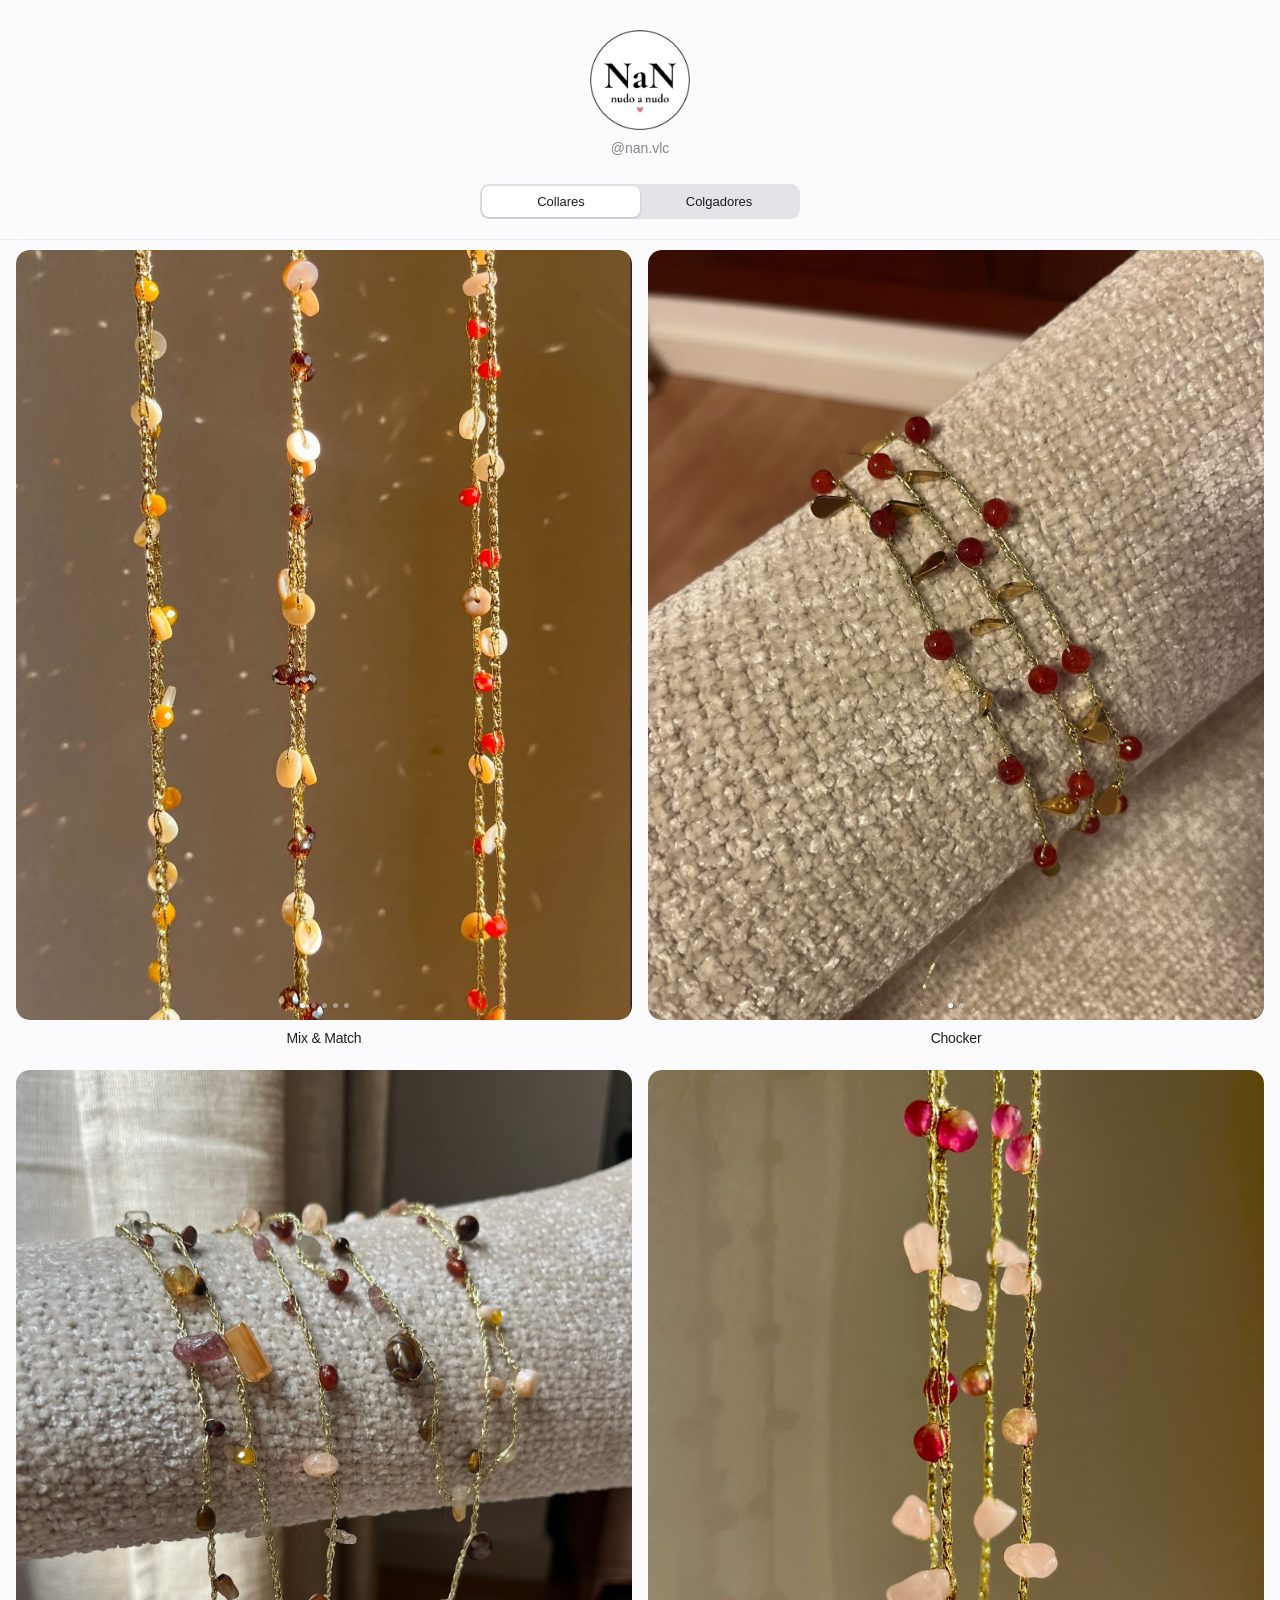
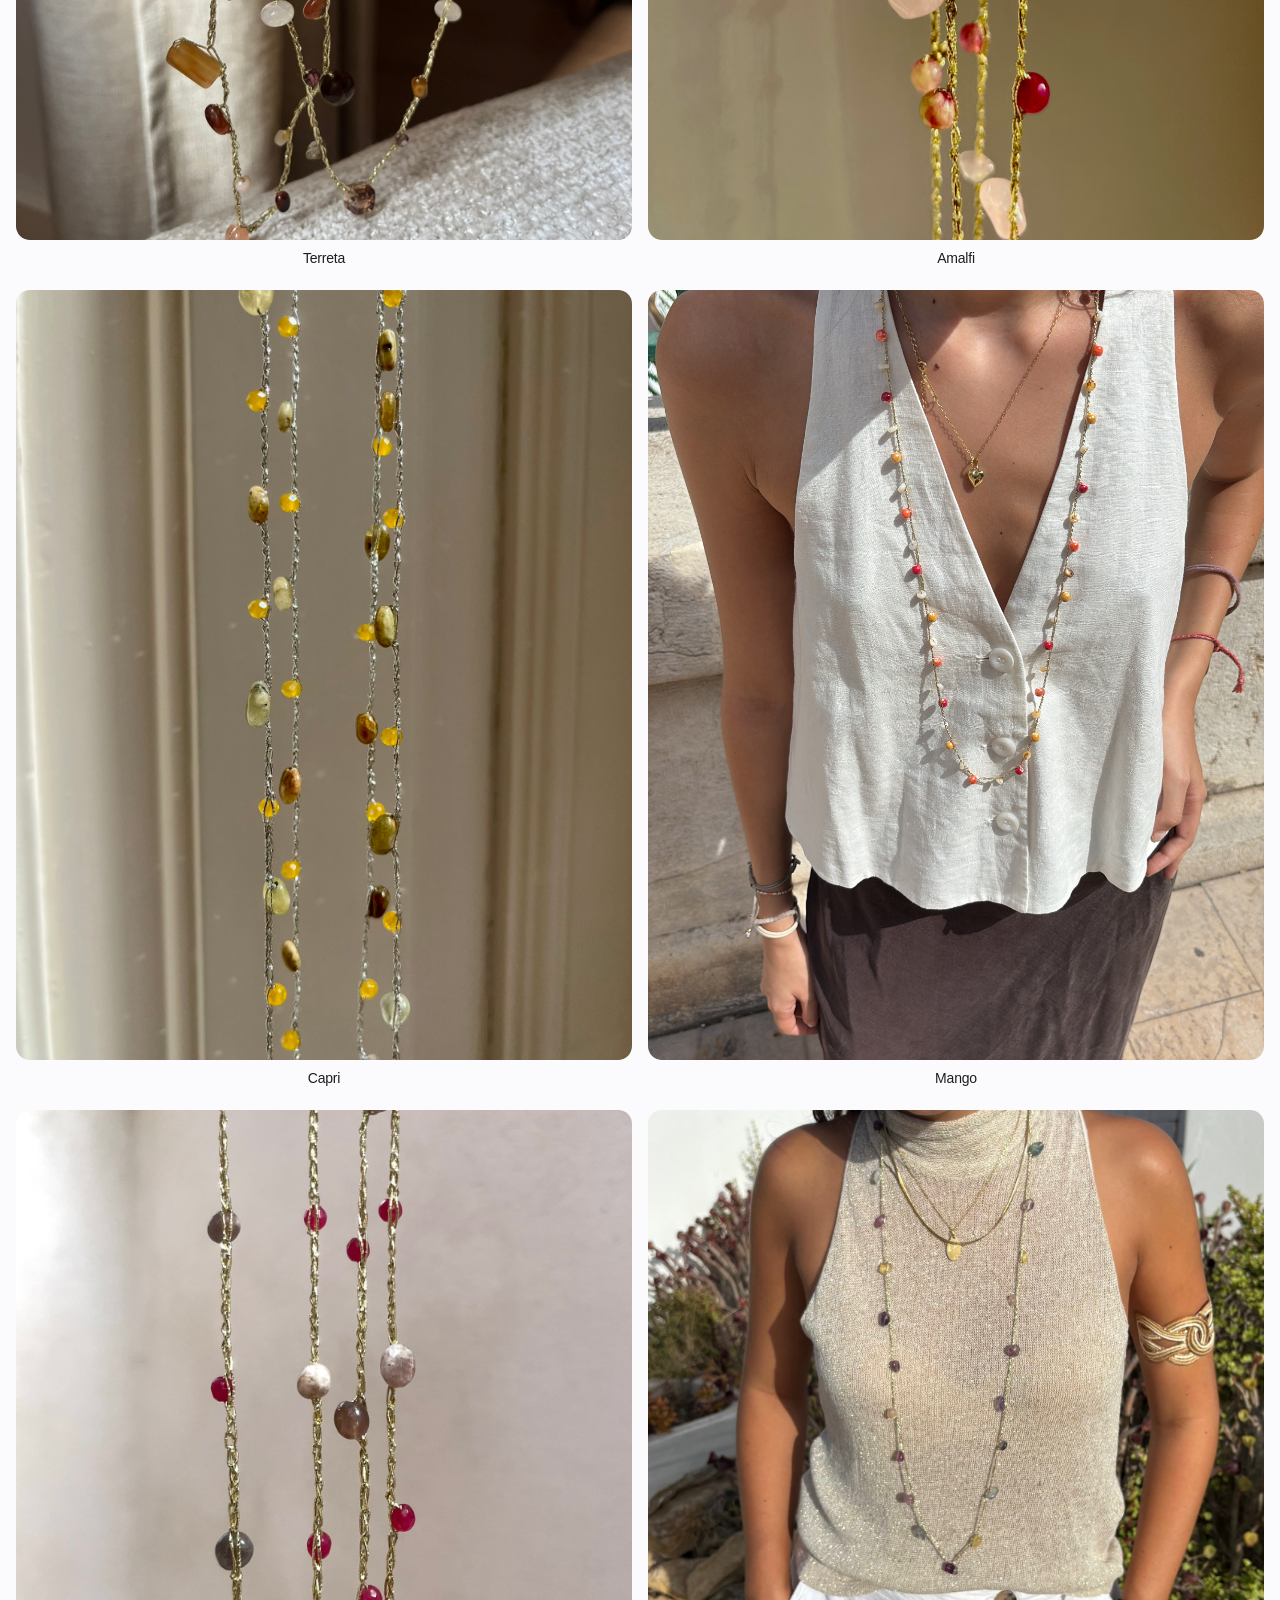
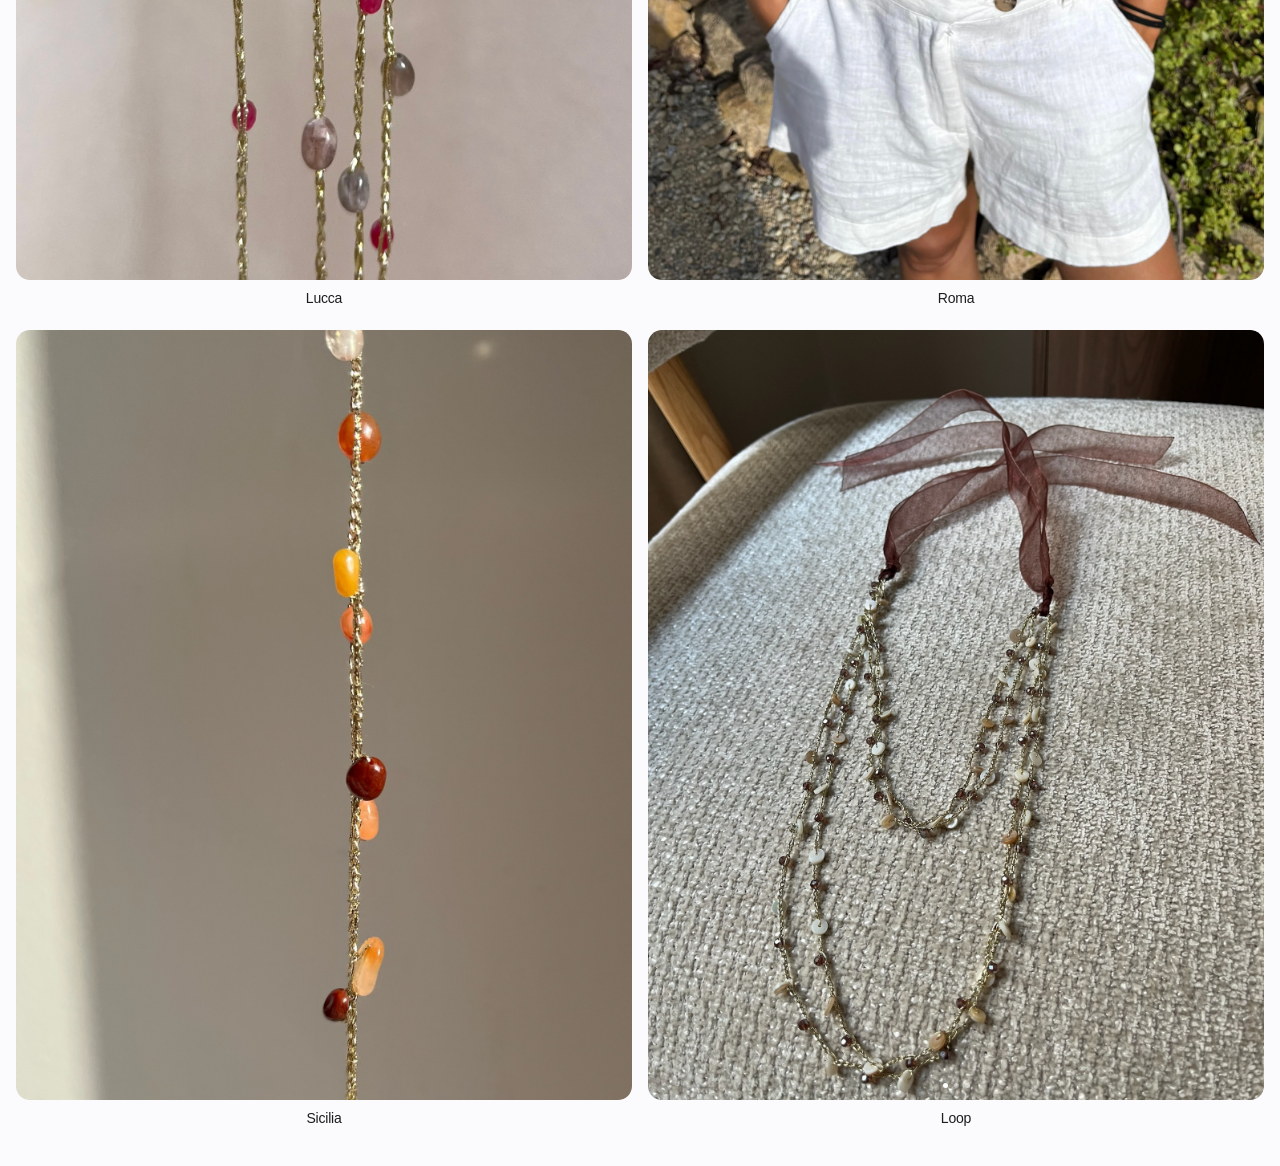
<file: index.html>
<!DOCTYPE html>
<html lang="es">
<head>
    <meta charset="UTF-8">
    <meta name="viewport" content="width=device-width, initial-scale=1.0">
    <title>NaN · Nudo a Nudo</title>
    <link rel="stylesheet" href="styles.css">
</head>
<body>
    <header class="site-header">
        <div class="header-top">
    <img src="Logo NaN.png" alt="NaN Nudo a Nudo" class="logo-img">
    <a href="https://instagram.com/nan.vlc" target="_blank" rel="noopener noreferrer" class="ig-link">
        @nan.vlc
    </a>
</div>
        
        <div class="nav-container">
            <div class="segmented-control">
                <button class="segment-btn active" data-category="collares">Collares</button>
                <button class="segment-btn" data-category="colgadores">Colgadores</button>
            </div>
        </div>
    </header>

    <main class="main-content">
        <!-- El grid se rellenará dinámicamente desde app.js -->
        <div id="product-grid" class="grid-container"></div>
    </main>

    <script src="app.js"></script>
    
  <!-- Modal para ampliar fotos -->
    <div id="image-modal" class="modal hidden">
        <button id="close-modal" class="close-btn"></button> 
        <div class="modal-content" id="modal-track"></div>
        <div id="modal-dots-container" class="modal-dots"></div>
    </div>
    
</body>
</html>
</file>
<file: styles.css>
/* Variables y paleta */
:root {
    --bg-color: #fbfbfd;
    --text-main: #1d1d1f;
    --text-muted: #86868b;
    --segment-bg: #e3e3e8;
    --segment-active: #ffffff;
    --card-radius: 14px;
}

/* Reset y tipografía base */
* {
    margin: 0;
    padding: 0;
    box-sizing: border-box;
    -webkit-font-smoothing: antialiased;
    -moz-osx-font-smoothing: grayscale;
}

body {
    font-family: -apple-system, BlinkMacSystemFont, "SF Pro Text", "Segoe UI", Roboto, Helvetica, Arial, sans-serif;
    background-color: var(--bg-color);
    color: var(--text-main);
    min-height: 100vh;
}

/* Cabecera */
.site-header {
    padding: 30px 16px 20px;
    text-align: center;
    position: sticky;
    top: 0;
    z-index: 100;
    /* Efecto cristal / translúcido */
    background-color: rgba(251, 251, 253, 0.75); 
    -webkit-backdrop-filter: blur(16px);
    backdrop-filter: blur(16px);
    /* Borde sutil inferior que solo se ve al hacer scroll */
    border-bottom: 0.5px solid rgba(0, 0, 0, 0.05);
}

.header-top {
    display: flex;
    flex-direction: column;
    align-items: center;
    gap: 6px;
    margin-bottom: 28px;
}

.logo-img {
    width: 100px;
    height: 100px;
    object-fit: contain;
    margin-bottom: 4px;
}

.ig-link {
    font-size: 14px;
    color: var(--text-muted);
    text-decoration: none;
    font-weight: 400;
}

.ig-link:active {
    color: var(--text-main);
}

/* Control Segmentado */
.nav-container {
    display: flex;
    justify-content: center;
}

.segmented-control {
    display: inline-flex;
    background-color: var(--segment-bg);
    border-radius: 9px;
    padding: 2px;
    width: 90%; 
    max-width: 320px;
}

.segment-btn {
    flex: 1; /* Para que ambos botones midan exactamente lo mismo */
    appearance: none;
    border: none;
    background: transparent;
    padding: 8px 16px;
    font-size: 13px;
    font-weight: 500;
    color: var(--text-main);
    border-radius: 7px;
    transition: background-color 0.2s ease, box-shadow 0.2s ease;
    font-family: inherit;
    /* Evita el parpadeo azul nativo al tocar en algunos móviles */
    -webkit-tap-highlight-color: transparent; 
}

.segment-btn.active {
    background-color: var(--segment-active);
    box-shadow: 0 1px 3px rgba(0,0,0,0.12), 0 1px 2px rgba(0,0,0,0.08);
}

/* Grid de Productos - Diseño exclusivo móvil */
.main-content {
    width: 100%;
    /* El env() asegura que haya espacio para la barra inferior del iPhone */
    padding: 10px 16px calc(40px + env(safe-area-inset-bottom));
}

.grid-container {
    display: grid;
    grid-template-columns: repeat(2, 1fr); /* 2 columnas fijas */
    gap: 24px 16px; /* 24px vertical, 16px horizontal */
}

/* Tarjeta de Producto */
.product-card {
    display: flex;
    flex-direction: column;
    gap: 10px;
    -webkit-tap-highlight-color: transparent; /* Quita el recuadro azul táctil */
    transition: transform 0.15s ease, opacity 0.15s ease; /* Transición rápida y fluida */
}

/* Feedback táctil nativo */
.product-card:active {
    transform: scale(0.96);
    opacity: 0.8;
}

.image-wrapper {
    width: 100%;
    aspect-ratio: 4 / 5;
    border-radius: var(--card-radius);
    overflow: hidden;
    background-color: #f5f5f7;
    position: relative;
}

.product-image {
    width: 100%;
    height: 100%;
    object-fit: cover;
    -webkit-user-drag: none;
    user-select: none;
    -webkit-user-select: none;
    cursor: pointer;
    border-radius: 12px;
}

.product-name {
    font-size: 14px;
    font-weight: 400;
    text-align: center;
    color: var(--text-main);
    letter-spacing: -0.2px;
}
/* Carrusel de Imágenes (Scroll Horizontal Nativo) */
.carousel-container {
    display: flex;
    width: 100%;
    height: 100%;
    overflow-x: auto;
    overflow-y: hidden; /* Fuerza el bloqueo de cualquier movimiento vertical interno */
    scroll-snap-type: x mandatory; 
    -webkit-overflow-scrolling: touch;
    scrollbar-width: none;
    /* Asegura que el rebote horizontal no congele el scroll vertical general */
    overscroll-behavior-y: contain; 
}

/* Oculta la barra de scroll en Chrome/Safari/iOS */
.carousel-container::-webkit-scrollbar {
    display: none; 
}

.carousel-slide {
    flex: 0 0 100%;
    width: 100%;
    height: 100%;
    scroll-snap-align: center;
}

/* Paginación (Puntitos estilo iOS) */
.pagination-dots {
    position: absolute;
    bottom: 12px;
    left: 0;
    right: 0;
    display: flex;
    justify-content: center;
    gap: 6px;
    z-index: 10;
    pointer-events: none; /* Evita que el dedo se trabe al deslizar sobre ellos */
}

.dot {
    width: 5px;
    height: 5px;
    border-radius: 50%;
    background-color: rgba(255, 255, 255, 0.4);
    transition: background-color 0.2s ease;
    box-shadow: 0 1px 2px rgba(0,0,0,0.1); /* Sutil sombra para que se vean sobre fotos blancas */
}

.dot.active {
    background-color: rgba(255, 255, 255, 1);
}

/* --- VISOR DE IMÁGENES A PANTALLA COMPLETA --- */
.modal {
    position: fixed; 
    top: 0; 
    left: 0;
    width: 100%; 
    height: 100dvh; /* Altura dinámica perfecta para móviles */
    background-color: #ffffff; /* Blanco sólido, opaco al 100% */
    z-index: 9999;
    display: flex; 
    flex-direction: column;
    transition: opacity 0.3s ease;
    overscroll-behavior: none; /* Evita que el deslizamiento se escape al catálogo */
}

.modal.hidden {
    opacity: 0; pointer-events: none;
}

.close-btn {
    position: absolute; 
    top: 20px; 
    right: 20px;
    width: 32px; 
    height: 32px;
    border-radius: 50%;
    background-color: rgba(225, 225, 225, 0.7); /* Gris muy clarito y translúcido */
    backdrop-filter: blur(10px);
    -webkit-backdrop-filter: blur(10px); /* Soporte extra para Safari/iPhone */
    border: none; 
    cursor: pointer; 
    z-index: 10000; 
    display: flex; 
    align-items: center; 
    justify-content: center;
    padding: 0;
}
/* Dibujamos la cruz centrada geométricamente */
.close-btn::before,
.close-btn::after {
    content: '';
    position: absolute;
    top: 50%;
    left: 50%;
    width: 14px;
    height: 1.5px;
    background-color: #1d1d1f;
    border-radius: 2px;
}

.close-btn::before {
    transform: translate(-50%, -50%) rotate(45deg);
}

.close-btn::after {
    transform: translate(-50%, -50%) rotate(-45deg);
}

.modal-content {
    display: flex; width: 100%; height: 100%;
    overflow-x: auto; overflow-y: hidden;
    scroll-snap-type: x mandatory; /* Esto activa el deslizamiento por fotos */
    -webkit-overflow-scrolling: touch;
    scrollbar-width: none;
}

.modal-content::-webkit-scrollbar { display: none; }

.modal-slide {
    flex: 0 0 100%; width: 100%; height: 100%;
    scroll-snap-align: center;
    display: flex; align-items: center; justify-content: center;
    padding: 20px; box-sizing: border-box;
}

.modal-slide img {
    max-width: 100%;
    max-height: 100%;
    width: auto;  /* Se ajusta al ancho real de la foto */
    height: auto; /* Se ajusta al alto real de la foto */
    border-radius: 14px; /* Ahora el recorte recae directamente sobre la imagen visible */
    -webkit-user-drag: none;
}
/* --- PUNTITOS DEL VISOR A PANTALLA COMPLETA --- */
.modal-dots {
    position: absolute;
    bottom: 40px; /* Separación perfecta desde el borde inferior */
    left: 0;
    width: 100%;
    display: flex;
    justify-content: center;
    gap: 8px;
    z-index: 10000;
    pointer-events: none; /* Evita que el usuario toque los puntos sin querer */
}

.modal-dots .dot {
    width: 7px;
    height: 7px;
    border-radius: 50%;
    background-color: rgba(0, 0, 0, 0.15); /* Gris muy clarito */
    transition: all 0.3s ease;
}

.modal-dots .dot.active {
    background-color: #1d1d1f; /* Gris oscuro mate */
    transform: scale(1.1);
}
</file>
